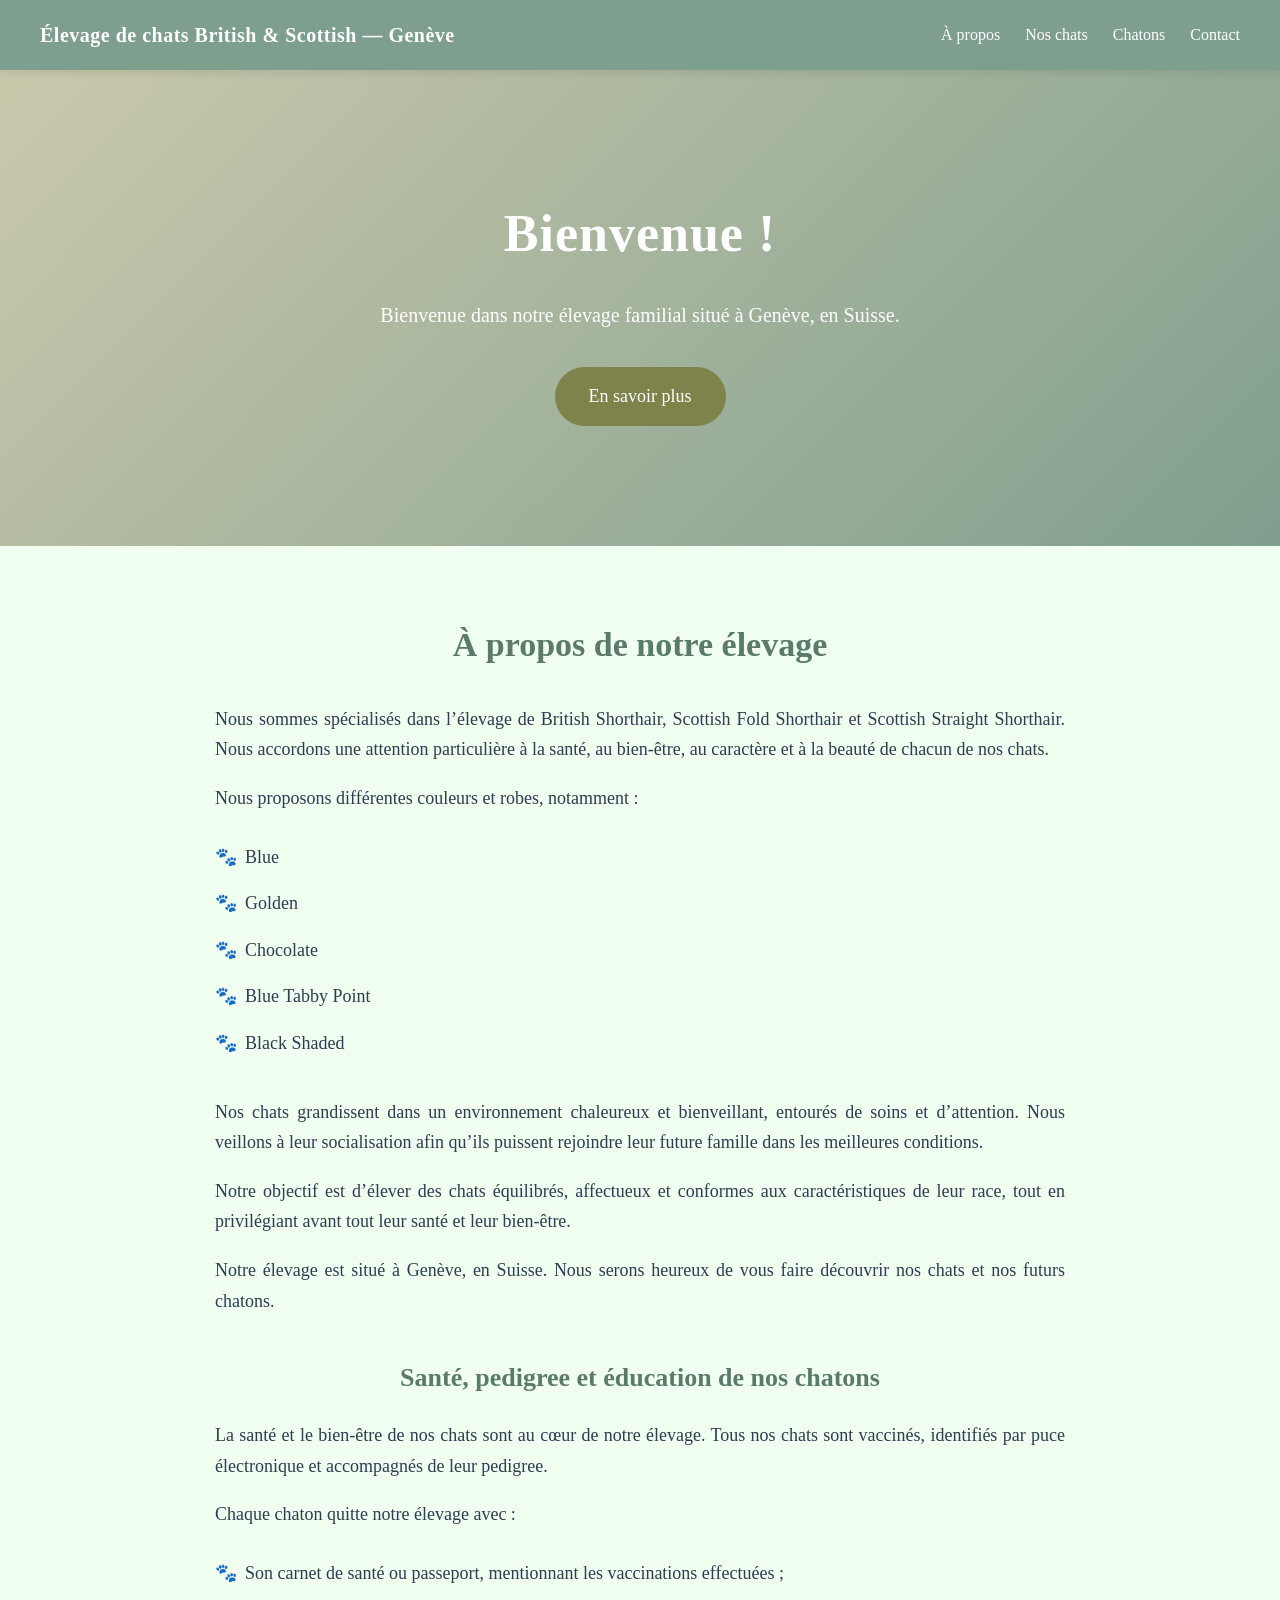
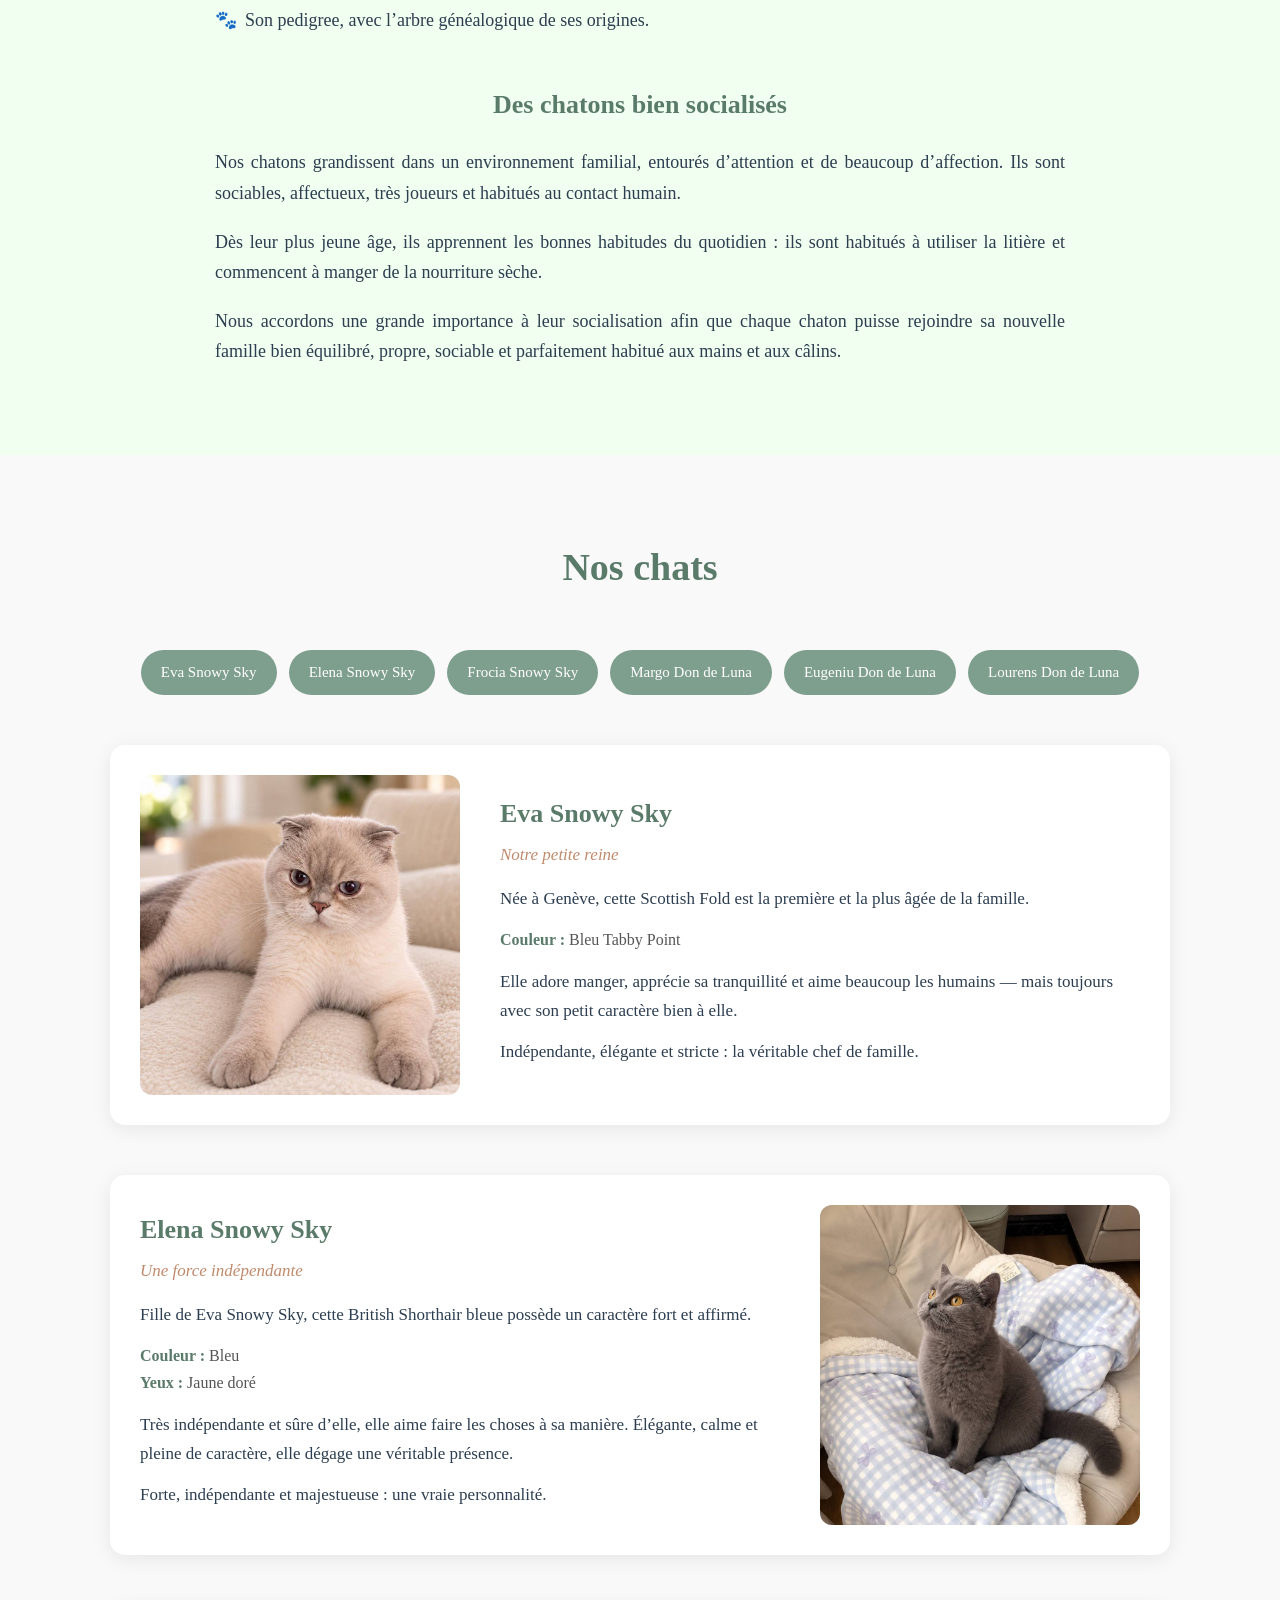
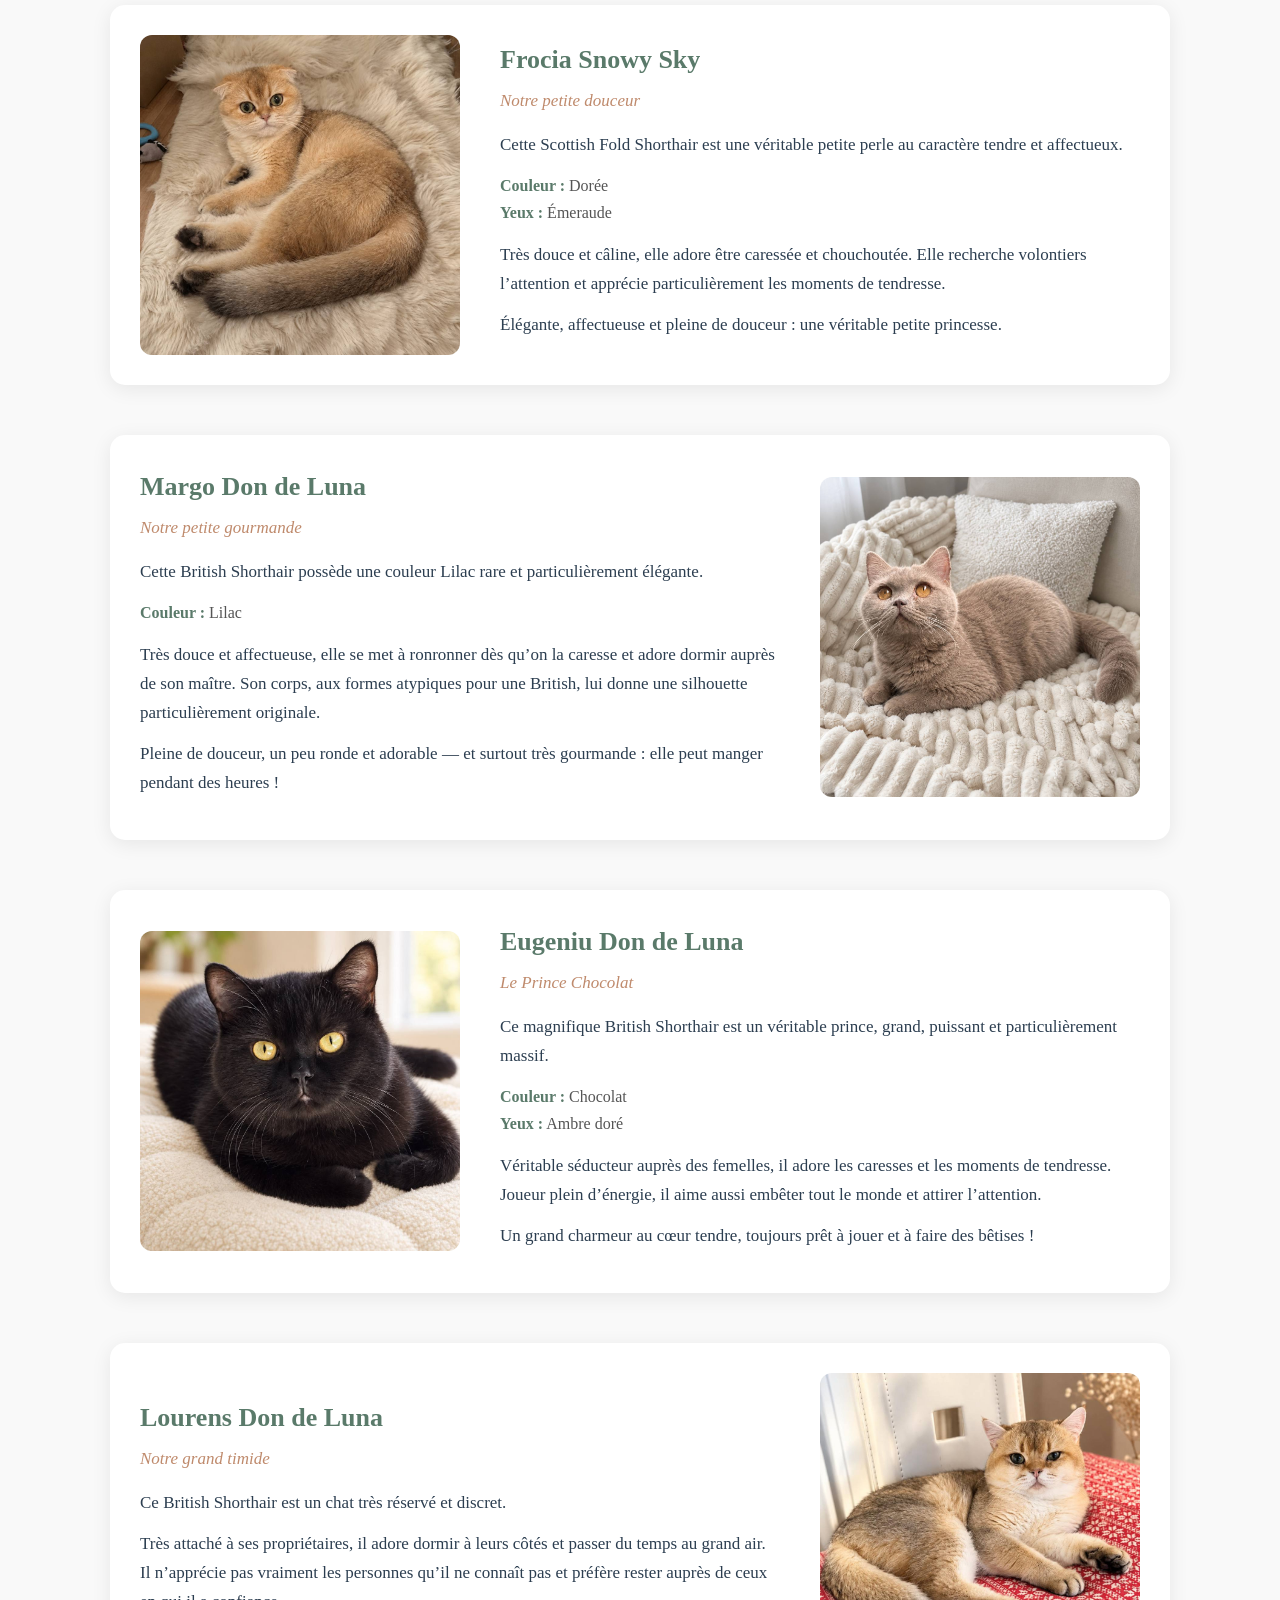
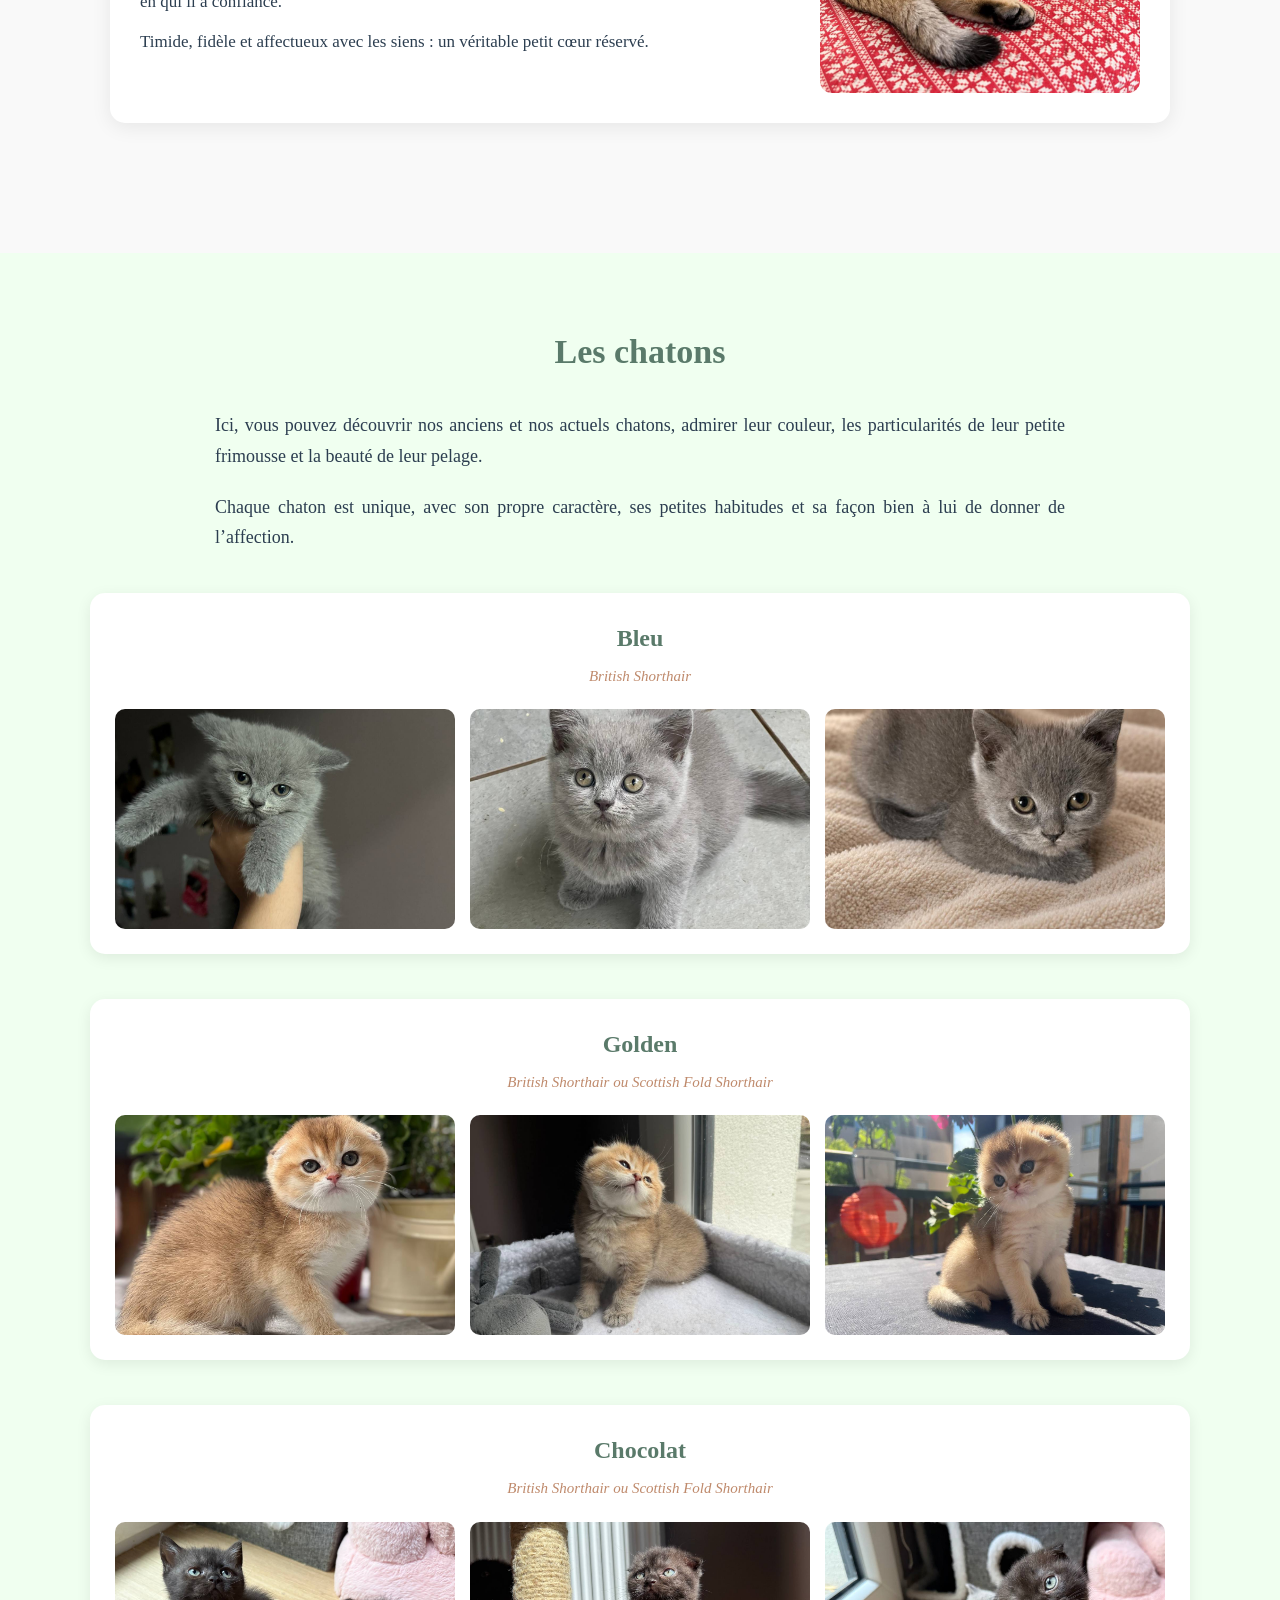
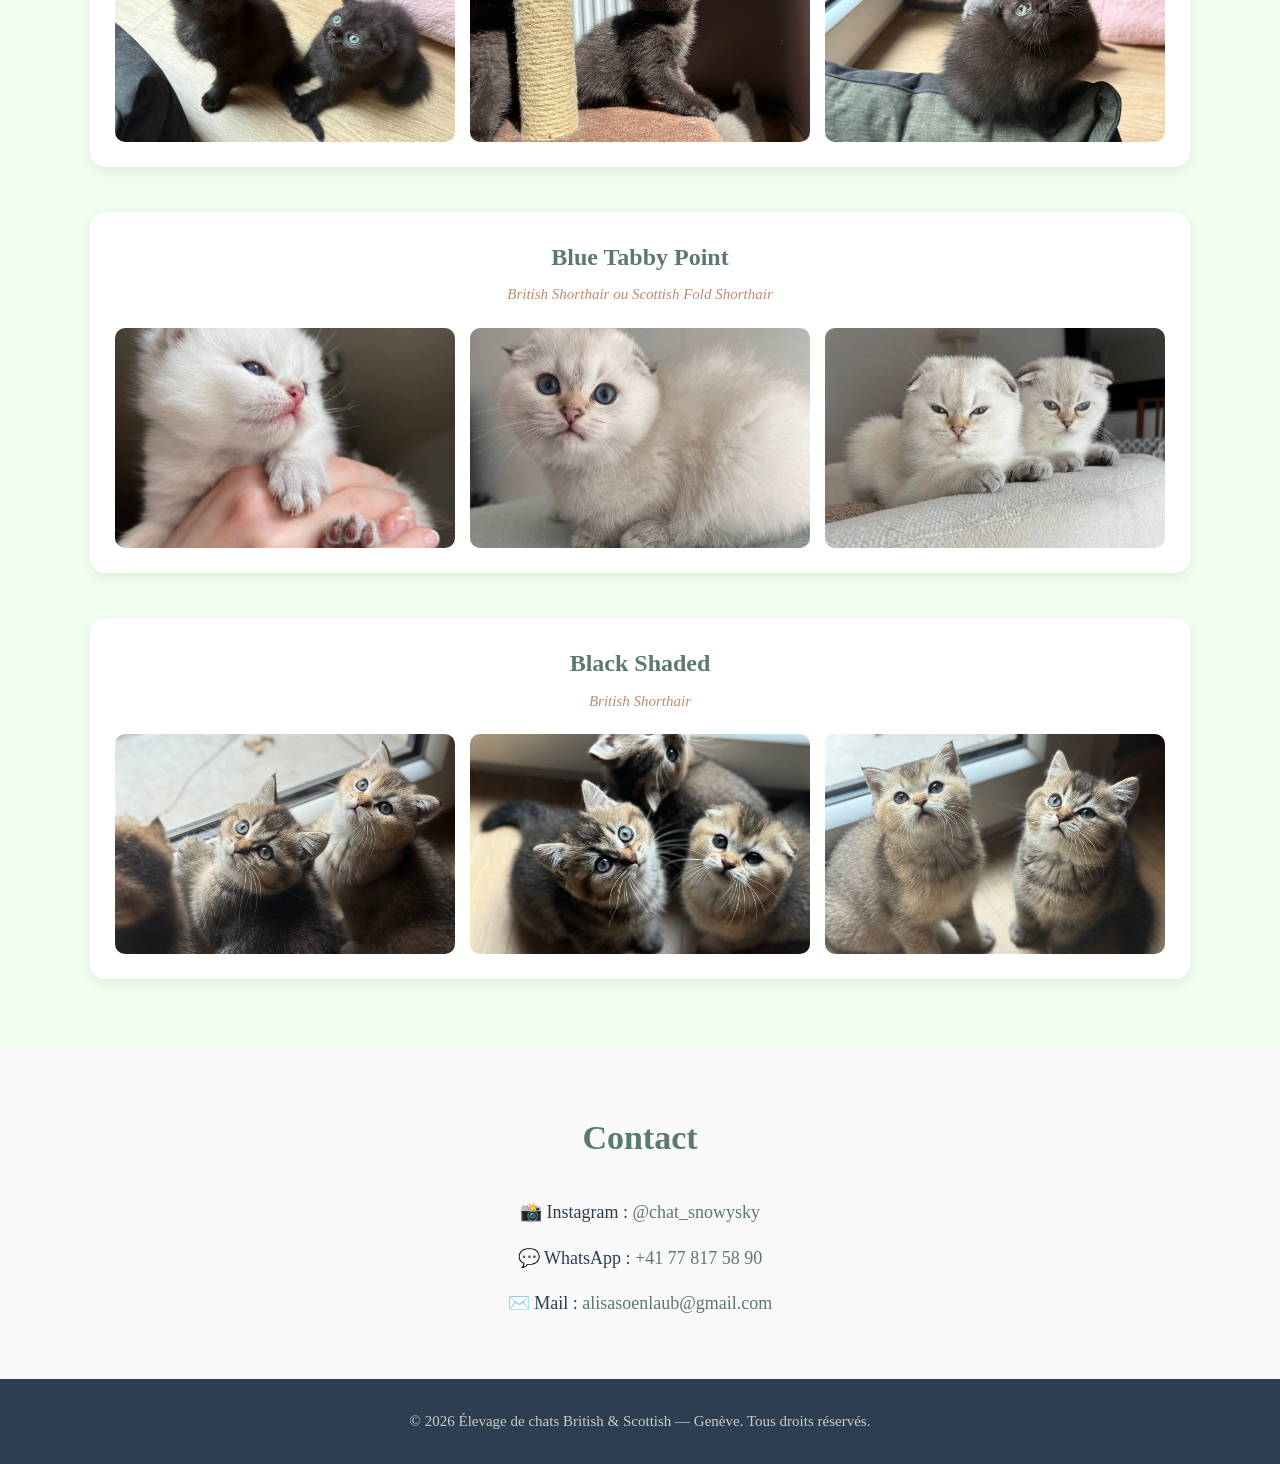
<file: index.html>
﻿<!DOCTYPE html>
<html lang="fr">
<head>
    <meta charset="UTF-8">
    <meta name="viewport" content="width=device-width, initial-scale=1.0">
    <title>Élevage de chats British & Scottish — Genève</title>
    <link rel="stylesheet" href="style.css">
</head>
<body>

    <!-- ШАПКА САЙТА -->
    <header>
        <div class="logo">Élevage de chats British & Scottish — Genève</div>
        <nav>
            <ul>
                <li><a href="#about">À propos</a></li>
                <li><a href="#cats">Nos chats</a></li>
                <li><a href="#kittens">Chatons</a></li>
                <li><a href="#contact">Contact</a></li>
            </ul>
        </nav>
    </header>

    <!-- ГЛАВНЫЙ ЭКРАН -->
    <section class="hero" id="about">
        <h1>Bienvenue !</h1>
        <p>Bienvenue dans notre élevage familial situé à Genève, en Suisse.</p>
        <a href="#description" class="btn">En savoir plus</a>
    </section>

    <!-- О НАС -->
    <section class="description" id="description">
        <div class="inner">
            <h1>À propos de notre élevage</h1>

            <p>Nous sommes spécialisés dans l’élevage de British Shorthair, Scottish Fold Shorthair et Scottish Straight Shorthair. Nous accordons une attention particulière à la santé, au bien-être, au caractère et à la beauté de chacun de nos chats.</p>

            <p>Nous proposons différentes couleurs et robes, notamment :</p>

            <ul>
                <li>Blue</li>
                <li>Golden</li>
                <li>Chocolate</li>
                <li>Blue Tabby Point</li>
                <li>Black Shaded</li>
            </ul>

            <p>Nos chats grandissent dans un environnement chaleureux et bienveillant, entourés de soins et d’attention. Nous veillons à leur socialisation afin qu’ils puissent rejoindre leur future famille dans les meilleures conditions.</p>

            <p>Notre objectif est d’élever des chats équilibrés, affectueux et conformes aux caractéristiques de leur race, tout en privilégiant avant tout leur santé et leur bien-être.</p>

            <p>Notre élevage est situé à Genève, en Suisse. Nous serons heureux de vous faire découvrir nos chats et nos futurs chatons.</p>

            <h2>Santé, pedigree et éducation de nos chatons</h2>

            <p>La santé et le bien-être de nos chats sont au cœur de notre élevage. Tous nos chats sont vaccinés, identifiés par puce électronique et accompagnés de leur pedigree.</p>

            <p>Chaque chaton quitte notre élevage avec :</p>

            <ul>
                <li>Son carnet de santé ou passeport, mentionnant les vaccinations effectuées ;</li>
                <li>Son pedigree, avec l’arbre généalogique de ses origines.</li>
            </ul>

            <h2>Des chatons bien socialisés</h2>

            <p>Nos chatons grandissent dans un environnement familial, entourés d’attention et de beaucoup d’affection. Ils sont sociables, affectueux, très joueurs et habitués au contact humain.</p>

            <p>Dès leur plus jeune âge, ils apprennent les bonnes habitudes du quotidien : ils sont habitués à utiliser la litière et commencent à manger de la nourriture sèche.</p>

            <p>Nous accordons une grande importance à leur socialisation afin que chaque chaton puisse rejoindre sa nouvelle famille bien équilibré, propre, sociable et parfaitement habitué aux mains et aux câlins.</p>
        </div>
    </section>

    <!-- НАШИ КОТЫ -->
    <section class="cats-section" id="cats">
        <h1>Nos chats</h1>

        <!-- Навигация по котам -->
        <div class="cats-nav">
            <a href="#eva">Eva Snowy Sky</a>
            <a href="#elena">Elena Snowy Sky</a>
            <a href="#frocia">Frocia Snowy Sky</a>
            <a href="#margo">Margo Don de Luna</a>
            <a href="#eugeniu">Eugeniu Don de Luna</a>
            <a href="#lourens">Lourens Don de Luna</a>
        </div>

        <!-- Eva Snowy Sky -->
        <div class="cat-card" id="eva">
            <div class="cat-photo">
                <img src="img/Eva.jpg" alt="Eva Snowy Sky">
            </div>
            <div class="cat-info">
                <h2>Eva Snowy Sky</h2>
                <p class="cat-subtitle">Notre petite reine</p>
                <p>Née à Genève, cette Scottish Fold est la première et la plus âgée de la famille.</p>
                <p class="cat-details"><strong>Couleur :</strong> Bleu Tabby Point</p>
                <p>Elle adore manger, apprécie sa tranquillité et aime beaucoup les humains — mais toujours avec son petit caractère bien à elle.</p>
                <p>Indépendante, élégante et stricte : la véritable chef de famille.</p>
            </div>
        </div>

        <!-- Elena Snowy Sky -->
        <div class="cat-card" id="elena">
            <div class="cat-photo">
                <img src="img/Elena.jpg" alt="Elena Snowy Sky">
            </div>
            <div class="cat-info">
                <h2>Elena Snowy Sky</h2>
                <p class="cat-subtitle">Une force indépendante</p>
                <p>Fille de Eva Snowy Sky, cette British Shorthair bleue possède un caractère fort et affirmé.</p>
                <p class="cat-details"><strong>Couleur :</strong> Bleu<br><strong>Yeux :</strong> Jaune doré</p>
                <p>Très indépendante et sûre d’elle, elle aime faire les choses à sa manière. Élégante, calme et pleine de caractère, elle dégage une véritable présence.</p>
                <p>Forte, indépendante et majestueuse : une vraie personnalité.</p>
            </div>
        </div>

        <!-- Frocia Snowy Sky -->
        <div class="cat-card" id="frocia">
            <div class="cat-photo">
                <img src="img/Frocia.jpg" alt="Frocia Snowy Sky">
            </div>
            <div class="cat-info">
                <h2>Frocia Snowy Sky</h2>
                <p class="cat-subtitle">Notre petite douceur</p>
                <p>Cette Scottish Fold Shorthair est une véritable petite perle au caractère tendre et affectueux.</p>
                <p class="cat-details"><strong>Couleur :</strong> Dorée<br><strong>Yeux :</strong> Émeraude</p>
                <p>Très douce et câline, elle adore être caressée et chouchoutée. Elle recherche volontiers l’attention et apprécie particulièrement les moments de tendresse.</p>
                <p>Élégante, affectueuse et pleine de douceur : une véritable petite princesse.</p>
            </div>
        </div>

        <!-- Margo Don de Luna -->
        <div class="cat-card" id="margo">
            <div class="cat-photo">
                <img src="img/Margo.jpg" alt="Margo Don de Luna">
            </div>
            <div class="cat-info">
                <h2>Margo Don de Luna</h2>
                <p class="cat-subtitle">Notre petite gourmande</p>
                <p>Cette British Shorthair possède une couleur Lilac rare et particulièrement élégante.</p>
                <p class="cat-details"><strong>Couleur :</strong> Lilac</p>
                <p>Très douce et affectueuse, elle se met à ronronner dès qu’on la caresse et adore dormir auprès de son maître. Son corps, aux formes atypiques pour une British, lui donne une silhouette particulièrement originale.</p>
                <p>Pleine de douceur, un peu ronde et adorable — et surtout très gourmande : elle peut manger pendant des heures !</p>
            </div>
        </div>

        <!-- Eugeniu Don de Luna -->
        <div class="cat-card" id="eugeniu">
            <div class="cat-photo">
                <img src="img/Evgeniu.jpg" alt="Eugeniu Don de Luna">
            </div>
            <div class="cat-info">
                <h2>Eugeniu Don de Luna</h2>
                <p class="cat-subtitle">Le Prince Chocolat</p>
                <p>Ce magnifique British Shorthair est un véritable prince, grand, puissant et particulièrement massif.</p>
                <p class="cat-details"><strong>Couleur :</strong> Chocolat<br><strong>Yeux :</strong> Ambre doré</p>
                <p>Véritable séducteur auprès des femelles, il adore les caresses et les moments de tendresse. Joueur plein d’énergie, il aime aussi embêter tout le monde et attirer l’attention.</p>
                <p>Un grand charmeur au cœur tendre, toujours prêt à jouer et à faire des bêtises !</p>
            </div>
        </div>

        <!-- Lourens Don de Luna -->
        <div class="cat-card" id="lourens">
            <div class="cat-photo">
                <img src="img/Lorentso.jpg" alt="Lourens Don de Luna">
            </div>
            <div class="cat-info">
                <h2>Lourens Don de Luna</h2>
                <p class="cat-subtitle">Notre grand timide</p>
                <p>Ce British Shorthair est un chat très réservé et discret.</p>
                <p>Très attaché à ses propriétaires, il adore dormir à leurs côtés et passer du temps au grand air. Il n’apprécie pas vraiment les personnes qu’il ne connaît pas et préfère rester auprès de ceux en qui il a confiance.</p>
                <p>Timide, fidèle et affectueux avec les siens : un véritable petit cœur réservé.</p>
            </div>
        </div>
    </section>

    <!-- КОТЯТА -->
    <section class="kittens-section" id="kittens">
        <div class="inner">
            <h1>Les chatons</h1>

            <p>Ici, vous pouvez découvrir nos anciens et nos actuels chatons, admirer leur couleur, les particularités de leur petite frimousse et la beauté de leur pelage.</p>

            <p>Chaque chaton est unique, avec son propre caractère, ses petites habitudes et sa façon bien à lui de donner de l’affection.</p>

            <!-- ГАЛЕРЕЯ ОКРАСОВ -->
            <div class="kittens-gallery">

                <!-- BLEU -->
                <div class="kitten-item">
                    <h3>Bleu</h3>
                    <p class="kitten-sub">British Shorthair</p>
                    <div class="kitten-photos">
                        <img src="img/kitten-blue-1.jpg" alt="Bleu 1">
                        <img src="img/kitten-blue-2.jpg" alt="Bleu 2">
                        <img src="img/kitten-blue-3.jpg" alt="Bleu 3">
                    </div>
                </div>

                <!-- GOLDEN -->
                <div class="kitten-item">
                    <h3>Golden</h3>
                    <p class="kitten-sub">British Shorthair ou Scottish Fold Shorthair</p>
                    <div class="kitten-photos">
                        <img src="img/kitten-golden-1.jpg" alt="Golden 1">
                        <img src="img/kitten-golden-2.jpg" alt="Golden 2">
                        <img src="img/kitten-golden-3.jpg" alt="Golden 3">
                    </div>
                </div>

                <!-- CHOCOLAT -->
                <div class="kitten-item">
                    <h3>Chocolat</h3>
                    <p class="kitten-sub">British Shorthair ou Scottish Fold Shorthair</p>
                    <div class="kitten-photos">
                        <img src="img/kitten-chocolat-1.jpg" alt="Chocolat 1">
                        <img src="img/kitten-chocolat-2.jpg" alt="Chocolat 2">
                        <img src="img/kitten-chocolat-3.jpg" alt="Chocolat 3">
                    </div>
                </div>

                <!-- BLUE TABBY POINT -->
                <div class="kitten-item">
                    <h3>Blue Tabby Point</h3>
                    <p class="kitten-sub">British Shorthair ou Scottish Fold Shorthair</p>
                    <div class="kitten-photos">
                        <img src="img/kitten-tabby-1.jpg" alt="Blue Tabby Point 1">
                        <img src="img/kitten-tabby-2.jpg" alt="Blue Tabby Point 2">
                        <img src="img/kitten-tabby-3.jpg" alt="Blue Tabby Point 3">
                    </div>
                </div>

                <!-- BLACK SHADED -->
                <div class="kitten-item">
                    <h3>Black Shaded</h3>
                    <p class="kitten-sub">British Shorthair</p>
                    <div class="kitten-photos">
                        <img src="img/kitten-black-1.jpg" alt="Black Shaded 1">
                        <img src="img/kitten-black-2.jpg" alt="Black Shaded 2">
                        <img src="img/kitten-black-3.jpg" alt="Black Shaded 3">
                    </div>
                </div>

            </div>
        </div>
    </section>

    <!-- КОНТАКТЫ -->
    <section class="contact" id="contact">
        <h1>Contact</h1>
        <div class="contact-info">
            <p>📸 Instagram : <a href="https://instagram.com/chat_snowysky" target="_blank">@chat_snowysky</a></p>
            <p>💬 WhatsApp : <a href="https://wa.me/41778175890" target="_blank">+41 77 817 58 90</a></p>
            <p>✉️ Mail : <a href="mailto:alisasoenlaub@gmail.com">alisasoenlaub@gmail.com</a></p>
        </div>
    </section>

    <!-- ПОДВАЛ -->
    <footer>
        <p>© 2026 Élevage de chats British & Scottish — Genève. Tous droits réservés.</p>
    </footer>

</body>
</html>
</file>
<file: style.css>
﻿/* ===== ПЕРЕМЕННЫЕ ЦВЕТОВ ===== */
:root {
    --vert-sauge: #7f9f8e;
    --vert-fonce: #5a7a6a;
    --beige: #cac8ab;
    --olive: #7D834B;
    --creme: #F0FFF0;
    --brun: #bf8a6c;
    --texte: #2c3e50;
    --gris-clair: #f9f9f9;
}

/* ===== БАЗОВЫЕ СТИЛИ ===== */
* {
    margin: 0;
    padding: 0;
    box-sizing: border-box;
}

html {
    scroll-behavior: smooth;
    scroll-padding-top: 90px;
}

body {
    font-family: 'Georgia', 'Times New Roman', serif;
    line-height: 1.7;
    color: var(--texte);
    background-color: var(--gris-clair);
}

a {
    text-decoration: none;
    color: inherit;
}

/* ===== ШАПКА ===== */
header {
    background-color: var(--vert-sauge);
    color: #fff;
    padding: 18px 40px;
    display: flex;
    justify-content: space-between;
    align-items: center;
    position: sticky;
    top: 0;
    z-index: 100;
    box-shadow: 0 2px 10px rgba(0,0,0,0.1);
}

.logo {
    font-size: 20px;
    font-weight: bold;
    letter-spacing: 0.5px;
    max-width: 60%;
}

nav ul {
    list-style: none;
    display: flex;
    gap: 25px;
}

nav a {
    color: #fff;
    font-size: 16px;
    transition: color 0.3s;
}

    nav a:hover {
        color: var(--beige);
    }

/* ===== ГЛАВНЫЙ ЭКРАН (HERO) ===== */
.hero {
    background: linear-gradient(135deg, var(--beige), var(--vert-sauge));
    color: #fff;
    text-align: center;
    padding: 120px 20px;
}

    .hero h1 {
        font-size: 52px;
        margin-bottom: 20px;
        letter-spacing: 1px;
    }

    .hero p {
        font-size: 20px;
        margin-bottom: 35px;
        max-width: 700px;
        margin-left: auto;
        margin-right: auto;
    }

/* ===== КНОПКА ===== */
.btn {
    display: inline-block;
    background-color: var(--olive);
    color: #fff;
    padding: 14px 34px;
    border-radius: 30px;
    font-size: 18px;
    transition: all 0.3s;
    cursor: pointer;
    border: none;
}

    .btn:hover {
        background-color: var(--brun);
        transform: translateY(-2px);
        box-shadow: 0 6px 15px rgba(0,0,0,0.2);
    }

/* ===== О НАС ===== */
.description {
    background: var(--creme);
    padding: 70px 20px;
}

    .description .inner {
        max-width: 850px;
        margin: 0 auto;
    }

    .description h1 {
        text-align: center;
        font-size: 34px;
        margin-bottom: 30px;
        color: var(--vert-fonce);
    }

    .description h2 {
        font-size: 26px;
        margin: 40px 0 20px;
        color: var(--vert-fonce);
        text-align: center;
    }

    .description p {
        font-size: 18px;
        margin-bottom: 18px;
        text-align: justify;
    }

    .description ul {
        list-style: none;
        padding-left: 0;
        margin: 20px 0 30px;
    }

        .description ul li {
            font-size: 18px;
            padding: 8px 0 8px 30px;
            position: relative;
        }

            .description ul li::before {
                content: "🐾";
                position: absolute;
                left: 0;
                color: var(--brun);
            }

/* ===== НАШИ КОТЫ ===== */
.cats-section {
    padding: 80px 20px;
    max-width: 1100px;
    margin: 0 auto;
}

    .cats-section h1 {
        text-align: center;
        font-size: 38px;
        margin-bottom: 50px;
        color: var(--vert-fonce);
    }

.cat-card {
    display: flex;
    gap: 40px;
    background: #fff;
    border-radius: 15px;
    padding: 30px;
    margin-bottom: 50px;
    box-shadow: 0 4px 20px rgba(0,0,0,0.08);
    align-items: center;
    scroll-margin-top: 100px;
}

    .cat-card:nth-child(even) {
        flex-direction: row-reverse;
    }

.cat-photo {
    flex: 0 0 320px;
    height: 320px;
    border-radius: 12px;
    overflow: hidden;
    background: var(--beige);
    display: flex;
    align-items: center;
    justify-content: center;
}

    .cat-photo img {
        width: 100%;
        height: 100%;
        object-fit: cover;
    }

.cat-info {
    flex: 1;
}

    .cat-info h2 {
        font-size: 26px;
        color: var(--vert-fonce);
        margin-bottom: 5px;
    }

    .cat-info .cat-subtitle {
        font-style: italic;
        color: var(--brun);
        margin-bottom: 15px;
        font-size: 17px;
    }

    .cat-info p {
        font-size: 17px;
        margin-bottom: 12px;
    }

    .cat-info .cat-details {
        font-size: 16px;
        color: #555;
        margin-bottom: 15px;
    }

        .cat-info .cat-details strong {
            color: var(--vert-fonce);
        }

/* ===== НАВИГАЦИЯ ПО КОТАМ ===== */
.cats-nav {
    display: flex;
    flex-wrap: wrap;
    gap: 12px;
    justify-content: center;
    margin-bottom: 50px;
}

    .cats-nav a {
        background: var(--vert-sauge);
        color: #fff;
        padding: 10px 20px;
        border-radius: 25px;
        font-size: 15px;
        transition: background 0.3s, transform 0.2s;
    }

        .cats-nav a:hover {
            background: var(--brun);
            transform: translateY(-2px);
        }

/* ===== КОТЯТА ===== */
.kittens-section {
    background: var(--creme);
    padding: 70px 20px;
}

    .kittens-section .inner {
        max-width: 1100px;
        margin: 0 auto;
    }

    .kittens-section h1 {
        text-align: center;
        font-size: 34px;
        margin-bottom: 30px;
        color: var(--vert-fonce);
    }

    .kittens-section > .inner > p {
        max-width: 850px;
        margin: 0 auto 20px;
        font-size: 18px;
        text-align: justify;
    }

/* Галерея */
.kittens-gallery {
    display: flex;
    flex-direction: column;
    gap: 45px;
    margin-top: 40px;
}

.kitten-item {
    background: #fff;
    border-radius: 15px;
    padding: 25px;
    box-shadow: 0 4px 15px rgba(0,0,0,0.08);
    transition: box-shadow 0.3s;
}

    .kitten-item:hover {
        box-shadow: 0 10px 25px rgba(0,0,0,0.12);
    }

    .kitten-item h3 {
        font-size: 24px;
        color: var(--vert-fonce);
        margin-bottom: 5px;
        text-align: center;
    }

.kitten-sub {
    font-size: 15px;
    color: var(--brun);
    font-style: italic;
    text-align: center;
    margin-bottom: 20px;
}

.kitten-photos {
    display: grid;
    grid-template-columns: repeat(3, 1fr);
    gap: 15px;
}

    .kitten-photos img {
        width: 100%;
        height: 220px;
        object-fit: cover;
        border-radius: 10px;
        transition: transform 0.3s, box-shadow 0.3s;
        cursor: pointer;
    }

        .kitten-photos img:hover {
            transform: scale(1.04);
            box-shadow: 0 6px 18px rgba(0,0,0,0.2);
        }

/* На телефоне — 1 фото в ряд */
@media (max-width: 768px) {
    .kitten-photos {
        grid-template-columns: 1fr;
    }

        .kitten-photos img {
            height: 250px;
        }

    .kitten-item h3 {
        font-size: 20px;
    }
}
.kittens-section {
    background: var(--creme);
    padding: 70px 20px;
}

    .kittens-section .inner {
        max-width: 1100px;
        margin: 0 auto;
    }

    .kittens-section h1 {
        text-align: center;
        font-size: 34px;
        margin-bottom: 30px;
        color: var(--vert-fonce);
    }

    .kittens-section > .inner > p {
        max-width: 850px;
        margin: 0 auto 20px;
        font-size: 18px;
        text-align: justify;
    }

/* Галерея */
.kittens-gallery {
    display: flex;
    flex-direction: column;
    gap: 45px;
    margin-top: 40px;
}

.kitten-item {
    background: #fff;
    border-radius: 15px;
    padding: 25px;
    box-shadow: 0 4px 15px rgba(0,0,0,0.08);
    transition: box-shadow 0.3s;
}

    .kitten-item:hover {
        box-shadow: 0 10px 25px rgba(0,0,0,0.12);
    }

    .kitten-item h3 {
        font-size: 24px;
        color: var(--vert-fonce);
        margin-bottom: 5px;
        text-align: center;
    }

.kitten-sub {
    font-size: 15px;
    color: var(--brun);
    font-style: italic;
    text-align: center;
    margin-bottom: 20px;
}

.kitten-photos {
    display: grid;
    grid-template-columns: repeat(3, 1fr);
    gap: 15px;
}

    .kitten-photos img {
        width: 100%;
        height: 220px;
        object-fit: cover;
        border-radius: 10px;
        transition: transform 0.3s, box-shadow 0.3s;
        cursor: pointer;
    }

        .kitten-photos img:hover {
            transform: scale(1.04);
            box-shadow: 0 6px 18px rgba(0,0,0,0.2);
        }

/* На телефоне — 1 фото в ряд */
@media (max-width: 768px) {
    .kitten-photos {
        grid-template-columns: 1fr;
    }

        .kitten-photos img {
            height: 250px;
        }

    .kitten-item h3 {
        font-size: 20px;
    }
}
/* ===== КОНТАКТЫ ===== */
.contact {
    padding: 60px 20px;
    text-align: center;
}

    .contact h1 {
        font-size: 34px;
        margin-bottom: 30px;
        color: var(--vert-fonce);
    }

.contact-info {
    display: flex;
    flex-direction: column;
    gap: 15px;
    font-size: 18px;
}

    .contact-info a {
        color: var(--vert-fonce);
        transition: color 0.3s;
    }

        .contact-info a:hover {
            color: var(--brun);
        }

/* ===== ПОДВАЛ ===== */
footer {
    background-color: var(--texte);
    color: #ccc;
    text-align: center;
    padding: 30px 20px;
    font-size: 15px;
}

/* ===== АДАПТИВНОСТЬ ===== */
@media (max-width: 900px) {
    .cat-card,
    .cat-card:nth-child(even) {
        flex-direction: column;
        text-align: center;
    }

    .cat-photo {
        flex: 0 0 auto;
        width: 100%;
        height: 280px;
    }
}

@media (max-width: 768px) {
    header {
        flex-direction: column;
        gap: 15px;
        padding: 15px 20px;
        text-align: center;
    }

    .logo {
        max-width: 100%;
        font-size: 16px;
    }

    nav ul {
        gap: 15px;
        flex-wrap: wrap;
        justify-content: center;
    }

    .hero {
        padding: 80px 20px;
    }

        .hero h1 {
            font-size: 34px;
        }

        .hero p {
            font-size: 17px;
        }

    .description,
    .kittens-section {
        padding: 50px 15px;
    }

        .description h1,
        .kittens-section h1,
        .contact h1 {
            font-size: 26px;
        }

        .description h2 {
            font-size: 22px;
        }

        .description p,
        .description ul li,
        .kittens-section p {
            font-size: 16px;
            text-align: left;
        }

    .cats-section {
        padding: 50px 15px;
    }

        .cats-section h1 {
            font-size: 28px;
        }

    .cat-info h2 {
        font-size: 22px;
    }
}
</file>
